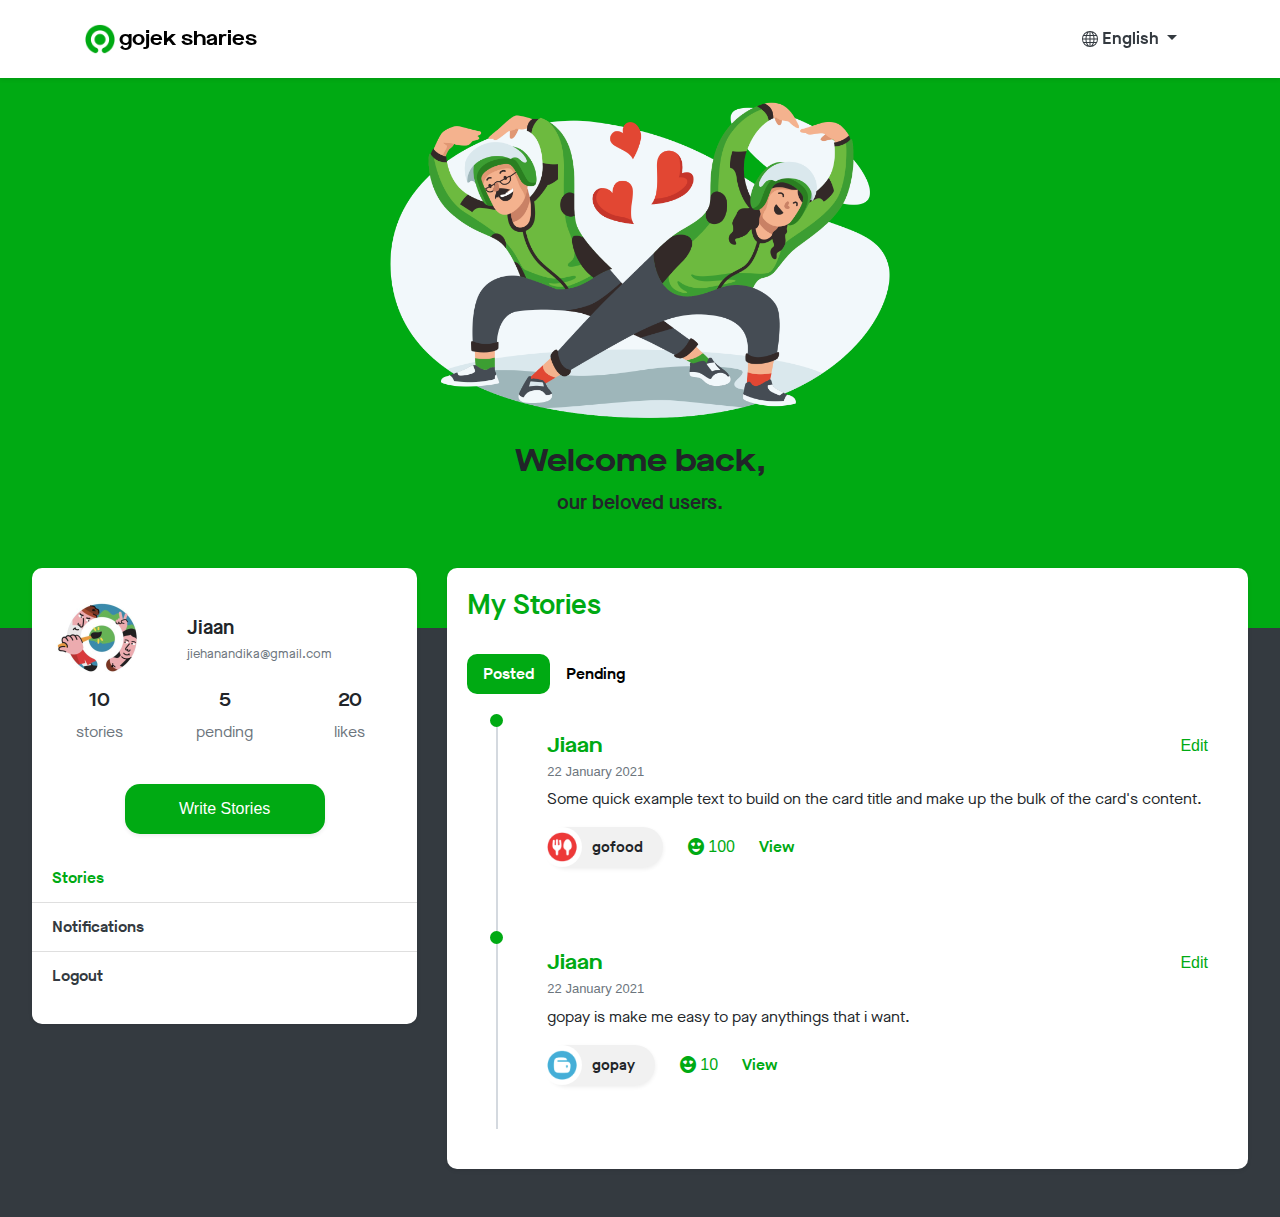
<file: dashboard.html>
<!DOCTYPE html>
<html lang="en">
  <head>
    <!-- Required meta tags -->
    <meta charset="utf-8" />
    <meta
      name="viewport"
      content="width=device-width, initial-scale=1, shrink-to-fit=no"
    />
    <meta name="theme-color" content="#00aa13" />
    <!-- Bootstrap CSS -->
    <link
      rel="stylesheet"
      href="https://cdn.jsdelivr.net/npm/bootstrap@4.5.3/dist/css/bootstrap.min.css"
    />
    <link rel="stylesheet" href="css/bootstrap-icons.css" />
    <link rel="stylesheet" href="css/custom.css" />
    <link rel="stylesheet" href="css/timeline.css" />
    <link rel="shortcut icon" href="img/icon32.png" type="image/x-icon" />
    <title>Gojek - Sharies</title>
  </head>
  <body class="bg-dark">
    <nav
      class="navbar navbar-expand-lg bg-white fixed-top shadow-sm"
      style="z-index: 999"
    >
      <div class="container">
        <a class="navbar-brand maison-bold" href="index.html" style="color: black">
          <img
            src="img/icon.png"
            width="30"
            height="30"
            class="d-inline-block align-top"
            alt=""
            loading="lazy"
          />
          gojek sharies
        </a>

        <button
          class="navbar-toggler color1"
          type="button"
          data-toggle="collapse"
          data-target="#navbarToggler"
          aria-controls="navbarTogglerDemo02"
          aria-expanded="false"
          aria-label="Toggle navigation"
        >
          <i class="bi bi-chevron-down"></i>
        </button>

        <div class="collapse navbar-collapse" id="navbarToggler">
          <ul
            class="navbar-nav ml-auto maison-regular"
            style="font-size: 17px; padding: 10px"
          >
            <li class="nav-item dropdown">
              <a
                class="nav-link dropdown-toggle text-dark"
                href="#"
                id="navbarDropdown"
                data-toggle="dropdown"
                aria-haspopup="true"
                aria-expanded="false"
              >
                <svg
                  xmlns="http://www.w3.org/2000/svg"
                  width="16"
                  height="16"
                  fill="currentColor"
                  class="bi bi-globe"
                  style="margin-top: -2px"
                  viewBox="0 0 16 16"
                >
                  <path
                    d="M0 8a8 8 0 1 1 16 0A8 8 0 0 1 0 8zm7.5-6.923c-.67.204-1.335.82-1.887 1.855A7.97 7.97 0 0 0 5.145 4H7.5V1.077zM4.09 4a9.267 9.267 0 0 1 .64-1.539 6.7 6.7 0 0 1 .597-.933A7.025 7.025 0 0 0 2.255 4H4.09zm-.582 3.5c.03-.877.138-1.718.312-2.5H1.674a6.958 6.958 0 0 0-.656 2.5h2.49zM4.847 5a12.5 12.5 0 0 0-.338 2.5H7.5V5H4.847zM8.5 5v2.5h2.99a12.495 12.495 0 0 0-.337-2.5H8.5zM4.51 8.5a12.5 12.5 0 0 0 .337 2.5H7.5V8.5H4.51zm3.99 0V11h2.653c.187-.765.306-1.608.338-2.5H8.5zM5.145 12c.138.386.295.744.468 1.068.552 1.035 1.218 1.65 1.887 1.855V12H5.145zm.182 2.472a6.696 6.696 0 0 1-.597-.933A9.268 9.268 0 0 1 4.09 12H2.255a7.024 7.024 0 0 0 3.072 2.472zM3.82 11a13.652 13.652 0 0 1-.312-2.5h-2.49c.062.89.291 1.733.656 2.5H3.82zm6.853 3.472A7.024 7.024 0 0 0 13.745 12H11.91a9.27 9.27 0 0 1-.64 1.539 6.688 6.688 0 0 1-.597.933zM8.5 12v2.923c.67-.204 1.335-.82 1.887-1.855.173-.324.33-.682.468-1.068H8.5zm3.68-1h2.146c.365-.767.594-1.61.656-2.5h-2.49a13.65 13.65 0 0 1-.312 2.5zm2.802-3.5a6.959 6.959 0 0 0-.656-2.5H12.18c.174.782.282 1.623.312 2.5h2.49zM11.27 2.461c.247.464.462.98.64 1.539h1.835a7.024 7.024 0 0 0-3.072-2.472c.218.284.418.598.597.933zM10.855 4a7.966 7.966 0 0 0-.468-1.068C9.835 1.897 9.17 1.282 8.5 1.077V4h2.355z"
                  />
                </svg>
                English
              </a>
              <div class="dropdown-menu" aria-labelledby="navbarDropdown">
                <a class="dropdown-item" href="#">English
                  <svg
                    xmlns="http://www.w3.org/2000/svg"
                    width="16"
                    height="16"
                    fill="currentColor"
                    class="bi bi-check-circle-fill color1"
                    style="margin-top: -2px"
                    viewBox="0 0 16 16"
                  >
                    <path
                      d="M16 8A8 8 0 1 1 0 8a8 8 0 0 1 16 0zm-3.97-3.03a.75.75 0 0 0-1.08.022L7.477 9.417 5.384 7.323a.75.75 0 0 0-1.06 1.06L6.97 11.03a.75.75 0 0 0 1.079-.02l3.992-4.99a.75.75 0 0 0-.01-1.05z"
                    />
                  </svg>
                </a>
                <div class="dropdown-divider"></div>
                 <a class="dropdown-item" href="#"
                  >Bahasa Indonesia
                </a>
              </div>
            </li>
          </ul>
        </div>
      </div>
    </nav>

    
    <div class="bg-color1 bgcover" style="height: 550px; margin-top: 78px">
        <center>
            <img class="mt-4 bgimages" width="500" src="img/illust2.png" alt="">
            <h2 class="mt-4 maison-bold">Welcome back,</h2>
            <p style="font-size: 20px;" class="maison-regular">our beloved users.</p>
        </center>
   </div>

   <div class="conts" style="margin-top: -60px;">
     <div class="row">
       <div class="col-12 col-lg-4">
         <div class="card shadow-sm" style="border: none; border-radius: 10px">
          <div class="card-body">
            <div class="row">
              <div class="col-4">
                <img src="img/user.jpg" width="100" alt="">
              </div>
              <div class="col-8">
                <h5 class="card-title maison-regular" style="margin-top: 28px; margin-left: 10px">Jiaan</h5>
                <h6 class="card-subtitle mb-2 text-muted maison-light" style="margin-left: 10px; font-size: 13px;">jiehanandika@gmail.com</h6>
              </div>
            </div>
            <center>

              <div class="row">
                <div class="col">
                  <h5 class="maison-regular">10</h5>
                  <p class="maison-light text-muted">stories</p>
                </div>
                <div class="col">
                  <h5 class="maison-regular">5</h5>
                  <p class="maison-light text-muted">pending</p>
                </div>
                <div class="col">
                  <h5 class="maison-regular">20</h5>
                  <p class="maison-light text-muted">likes</p>
                </div>
              </div>
               <a
          class="mt-4 text-white btn bg-color1 shadow-sm"
          style="padding: 12px; border-radius: 15px; width: 200px; height: 50px"
          href="write.html"
          >Write Stories</a
        >
            </center>
            </div>

            <ul class="list-group list-group-flush" style="border: none;">
              <li class="list-group-item">
                <a href="#" class="maison-regular color1">Stories</a>
              </li>
              <li class="list-group-item">
                <a href="notifications.html" class="maison-regular text-dark">Notifications</a>
              </li>
              <li class="list-group-item">
                <a href="#" class="maison-regular text-dark">Logout</a>
              </li>
          </ul>
          <br>
        </div>
       </div>
       <div class="col-12 col-lg-8 sections">
          <div class="card shadow-sm" style="border: none; height: 100%; border-radius: 10px">
            <div class="card-body">
              <h3 class="maison-regular color1">My Stories</h3>
              <br>
              <ul class="nav nav-pills" id="myTab" role="tablist">
              <li class="nav-item" role="presentation">
                <a class="nav-link active maison-regular" id="home-tab" data-toggle="tab" href="#home" role="tab" aria-controls="home" aria-selected="true">Posted</a>
              </li>
              <li class="nav-item" role="presentation">
                <a class="nav-link maison-regular" id="profile-tab" data-toggle="tab" href="#profile" role="tab" aria-controls="profile" aria-selected="false">Pending</a>
              </li>
            </ul>
            <div class="tab-content" id="myTabContent">
              <div class="tab-pane fade show active" id="home" role="tabpanel" aria-labelledby="home-tab">
                
                <ul class="timeline">
                  <li>
                    <div class="card" style="border: none; border-radius: 15px">
                      <div class="card-body">
                        <a href="" class="float-right color1">Edit</a>
                        <h5 class="card-title maison-bold color1">Jiaan</h5>
                        <h6 class="card-subtitle mb-2 text-muted" style="font-size: 13px">
                          22 January 2021
                        </h6>
                        <p class="card-text maison-light">
                          Some quick example text to build on the card title and make up
                          the bulk of the card's content.
                        </p>
                        <div class="chip shadow-sm">
                          <img src="img/chip-gofood.png" alt="Person" width="50" height="50">
                          gofood
                      </div>
                        <a href="#" style="margin-left: 20px;" class="card-link color1"
                          ><i class="bi bi-emoji-heart-eyes-fill"></i> 100</a
                        >
                        <a href="#" class="card-link maison-regular color1">View</a>
                      </div>
                    </div>
                    <br />
                </li>
                  <li>
                    <div class="card" style="border: none; border-radius: 15px">
                      <div class="card-body">
                        <a href="" class="float-right color1">Edit</a>
                        <h5 class="card-title maison-bold color1">Jiaan</h5>
                        <h6 class="card-subtitle mb-2 text-muted" style="font-size: 13px">
                          22 January 2021
                        </h6>
                        <p class="card-text maison-light">
                          gopay is make me easy to pay anythings that i want.
                        </p>
                        <div class="chip shadow-sm">
                          <img src="img/chip-gopay.png" alt="Person" width="50" height="50">
                          gopay
                      </div>
                        <a href="#" style="margin-left: 20px;" class="card-link color1"
                          ><i class="bi bi-emoji-heart-eyes-fill"></i> 10</a
                        >
                        <a href="#" class="card-link maison-regular color1">View</a>
                      </div>
                    </div>
                    <br />
                </li>
                </ul>
              </div>
              <div class="tab-pane fade" id="profile" role="tabpanel" aria-labelledby="profile-tab">
                  <ul class="timeline">
                  <li>
                    <div class="card" style="border: none; border-radius: 15px">
                      <div class="card-body">
                        <h5 class="card-title maison-bold color1">Jiaan</h5>
                        <h6 class="card-subtitle mb-2 text-muted" style="font-size: 13px">
                          20 January 2021
                        </h6>
                        <p class="card-text maison-light">
                          Some quick example text
                        </p>
                        <div class="chip shadow-sm">
                          <img src="img/chip-gofood.png" alt="Person" width="50" height="50">
                          gofood
                      </div>
                        <a href="#" style="margin-left: 20px;" class="card-link color1"
                          >Edit</a
                        >
                        <a href="#" class="card-link maison-regular color1">Delete</a>
                      </div>
                    </div>
                    <br />
                </li>
                  <li>
                    <div class="card" style="border: none; border-radius: 15px">
                      <div class="card-body">
                        <h5 class="card-title maison-bold color1">Jiaan</h5>
                        <h6 class="card-subtitle mb-2 text-muted" style="font-size: 13px">
                          18 January 2021
                        </h6>
                        <p class="card-text maison-light">
                          gopay is make me easy to pay anythings that i want.
                        </p>
                        <div class="chip shadow-sm">
                          <img src="img/chip-gopay.png" alt="Person" width="50" height="50">
                          gopay
                      </div>
                        <a href="#" style="margin-left: 20px;" class="card-link color1"
                          >Edit</a
                        >
                        <a href="#" class="card-link maison-regular color1">Delete</a>
                      </div>
                    </div>
                    <br />
                </li>
                </ul>
              </div>
            </div>
            </div>
          </div>
       </div>
     </div>
   </div>

    <br />
    <br />

    <!-- Option 1: jQuery and Bootstrap Bundle (includes Popper) -->
    <script src="https://code.jquery.com/jquery-3.5.1.min.js"></script>
    <script src="https://cdn.jsdelivr.net/npm/bootstrap@4.5.3/dist/js/bootstrap.bundle.min.js"></script>
  </body>
</html>
</file>
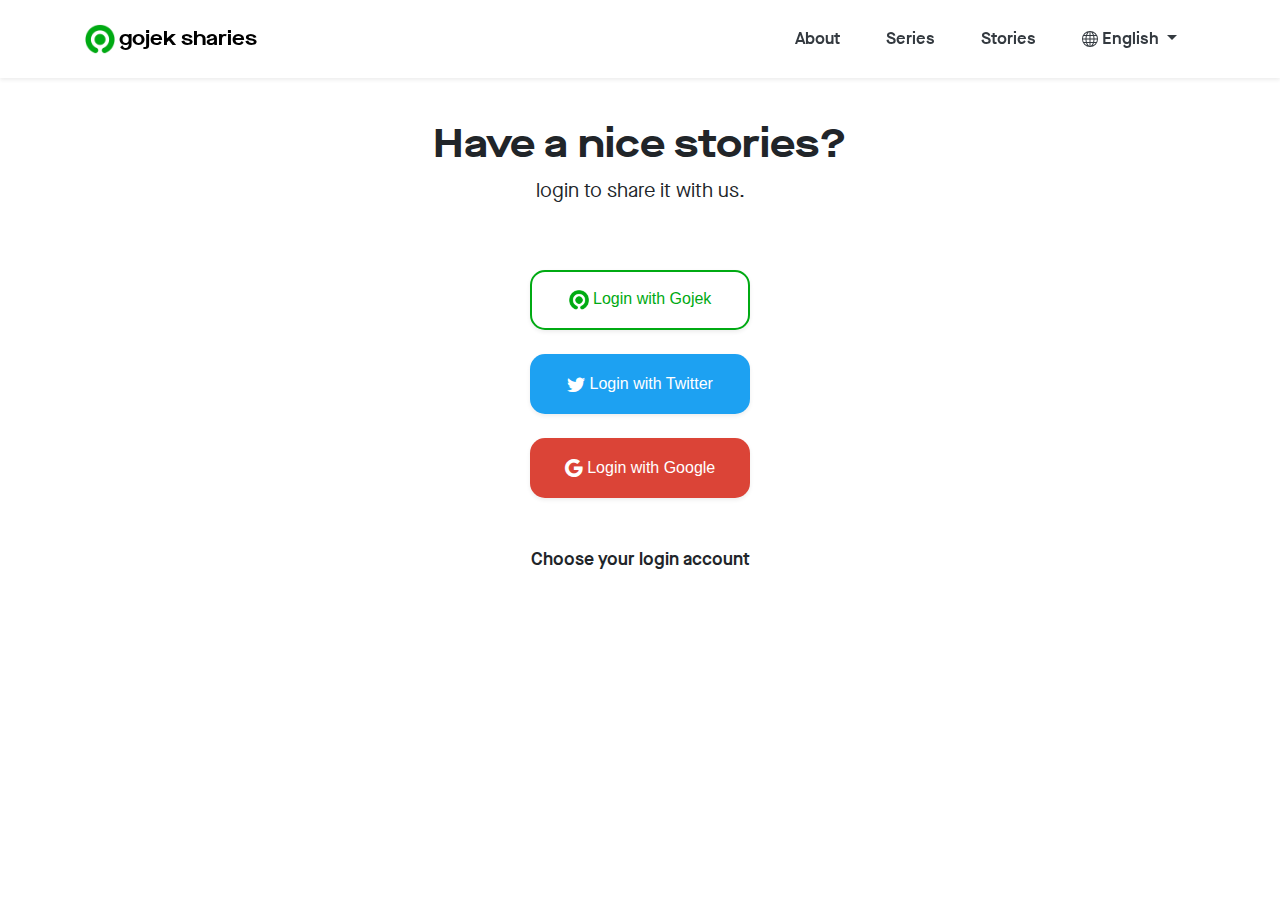
<file: login.html>
<!DOCTYPE html>
<html lang="en">
  <head>
    <!-- Required meta tags -->
    <meta charset="utf-8" />
    <meta
      name="viewport"
      content="width=device-width, initial-scale=1, shrink-to-fit=no"
    />
    <meta name="theme-color" content="#00aa13" />
    <!-- Bootstrap CSS -->
    <link
      rel="stylesheet"
      href="https://cdn.jsdelivr.net/npm/bootstrap@4.5.3/dist/css/bootstrap.min.css"
    />
    <link rel="stylesheet" href="css/bootstrap-icons.css" />
    <link rel="stylesheet" href="css/custom.css" />
    <link rel="stylesheet" href="css/timeline.css" />
    <link rel="shortcut icon" href="img/icon32.png" type="image/x-icon" />
    <title>Gojek - Sharies</title>
  </head>
  <body>
    <nav
      class="navbar navbar-expand-lg bg-white fixed-top shadow-sm"
      style="z-index: 999"
    >
      <div class="container">
        <a class="navbar-brand maison-bold" href="index.html" style="color: black">
          <img
            src="img/icon.png"
            width="30"
            height="30"
            class="d-inline-block align-top"
            alt=""
            loading="lazy"
          />
          gojek sharies
        </a>

        <button
          class="navbar-toggler color1"
          type="button"
          data-toggle="collapse"
          data-target="#navbarToggler"
          aria-controls="navbarTogglerDemo02"
          aria-expanded="false"
          aria-label="Toggle navigation"
        >
          <i class="bi bi-chevron-down"></i>
        </button>

        <div class="collapse navbar-collapse" id="navbarToggler">
          <ul
            class="navbar-nav ml-auto maison-regular"
            style="font-size: 17px; padding: 10px"
          >
            <li class="nav-item active" style="margin-right: 30px">
              <a class="nav-link text-dark" href="index.html#about">About</a>
            </li>
            <li class="nav-item" style="margin-right: 30px">
              <a class="nav-link text-dark" href="index.html#series">Series</a>
            </li>
            <li class="nav-item" style="margin-right: 30px">
              <a class="nav-link text-dark" href="index.html#stories">Stories</a>
            </li>
            <li class="nav-item dropdown">
              <a
                class="nav-link dropdown-toggle text-dark"
                href="#"
                id="navbarDropdown"
                data-toggle="dropdown"
                aria-haspopup="true"
                aria-expanded="false"
              >
                <svg
                  xmlns="http://www.w3.org/2000/svg"
                  width="16"
                  height="16"
                  fill="currentColor"
                  class="bi bi-globe"
                  style="margin-top: -2px"
                  viewBox="0 0 16 16"
                >
                  <path
                    d="M0 8a8 8 0 1 1 16 0A8 8 0 0 1 0 8zm7.5-6.923c-.67.204-1.335.82-1.887 1.855A7.97 7.97 0 0 0 5.145 4H7.5V1.077zM4.09 4a9.267 9.267 0 0 1 .64-1.539 6.7 6.7 0 0 1 .597-.933A7.025 7.025 0 0 0 2.255 4H4.09zm-.582 3.5c.03-.877.138-1.718.312-2.5H1.674a6.958 6.958 0 0 0-.656 2.5h2.49zM4.847 5a12.5 12.5 0 0 0-.338 2.5H7.5V5H4.847zM8.5 5v2.5h2.99a12.495 12.495 0 0 0-.337-2.5H8.5zM4.51 8.5a12.5 12.5 0 0 0 .337 2.5H7.5V8.5H4.51zm3.99 0V11h2.653c.187-.765.306-1.608.338-2.5H8.5zM5.145 12c.138.386.295.744.468 1.068.552 1.035 1.218 1.65 1.887 1.855V12H5.145zm.182 2.472a6.696 6.696 0 0 1-.597-.933A9.268 9.268 0 0 1 4.09 12H2.255a7.024 7.024 0 0 0 3.072 2.472zM3.82 11a13.652 13.652 0 0 1-.312-2.5h-2.49c.062.89.291 1.733.656 2.5H3.82zm6.853 3.472A7.024 7.024 0 0 0 13.745 12H11.91a9.27 9.27 0 0 1-.64 1.539 6.688 6.688 0 0 1-.597.933zM8.5 12v2.923c.67-.204 1.335-.82 1.887-1.855.173-.324.33-.682.468-1.068H8.5zm3.68-1h2.146c.365-.767.594-1.61.656-2.5h-2.49a13.65 13.65 0 0 1-.312 2.5zm2.802-3.5a6.959 6.959 0 0 0-.656-2.5H12.18c.174.782.282 1.623.312 2.5h2.49zM11.27 2.461c.247.464.462.98.64 1.539h1.835a7.024 7.024 0 0 0-3.072-2.472c.218.284.418.598.597.933zM10.855 4a7.966 7.966 0 0 0-.468-1.068C9.835 1.897 9.17 1.282 8.5 1.077V4h2.355z"
                  />
                </svg>
                English
              </a>
              <div class="dropdown-menu" aria-labelledby="navbarDropdown">
                <a class="dropdown-item" href="#">English
                  <svg
                    xmlns="http://www.w3.org/2000/svg"
                    width="16"
                    height="16"
                    fill="currentColor"
                    class="bi bi-check-circle-fill color1"
                    style="margin-top: -2px"
                    viewBox="0 0 16 16"
                  >
                    <path
                      d="M16 8A8 8 0 1 1 0 8a8 8 0 0 1 16 0zm-3.97-3.03a.75.75 0 0 0-1.08.022L7.477 9.417 5.384 7.323a.75.75 0 0 0-1.06 1.06L6.97 11.03a.75.75 0 0 0 1.079-.02l3.992-4.99a.75.75 0 0 0-.01-1.05z"
                    />
                  </svg>
                </a>
                <div class="dropdown-divider"></div>
                 <a class="dropdown-item" href="#"
                  >Bahasa Indonesia
                </a>
              </div>
            </li>
          </ul>
        </div>
      </div>
    </nav>

   <div class="container" style="margin-top: 120px">
    <center>
        <h1 class="maison-bold">Have a nice stories?</h1>
        <p style="font-size: 20px" class="maison-light">login to share it with us.</p>

         <a
          class="mt-5 btn bg-white color1 shadow-sm"
          style="border: 2px solid #00aa13; padding: 15px; border-radius: 15px; width: 220px; height: 60px"
          href="login.html"
          >
          <img src="img/icon32.png" width="20" alt="" srcset="">
          Login with Gojek</a
        >
        <br>
         <a
          class="mt-4 btn text-white shadow-sm"
          style="background-color: #1DA1F2; padding: 15px; border-radius: 15px; width: 220px; height: 60px"
          href="login.html"
          >
         <i class="bi bi-twitter" style="font-size: 18px;"></i>
          Login with Twitter</a
        >
        <br>
         <a
          class="mt-4 btn text-white shadow-sm"
          style="background-color: #DB4437; padding: 15px; border-radius: 15px; width: 220px; height: 60px"
          href="login.html"
          >
         <i class="bi bi-google" style="font-size: 18px;"></i>
          Login with Google</a
        >
        <br>
        <p class="mt-5 maison-regular" style="font-size: 18px">Choose your login account</p>
    </center>
   </div>

    <br />
    <br />

    <!-- Option 1: jQuery and Bootstrap Bundle (includes Popper) -->
    <script src="https://code.jquery.com/jquery-3.5.1.min.js"></script>
    <script src="https://cdn.jsdelivr.net/npm/bootstrap@4.5.3/dist/js/bootstrap.bundle.min.js"></script>
  </body>
</html>
</file>
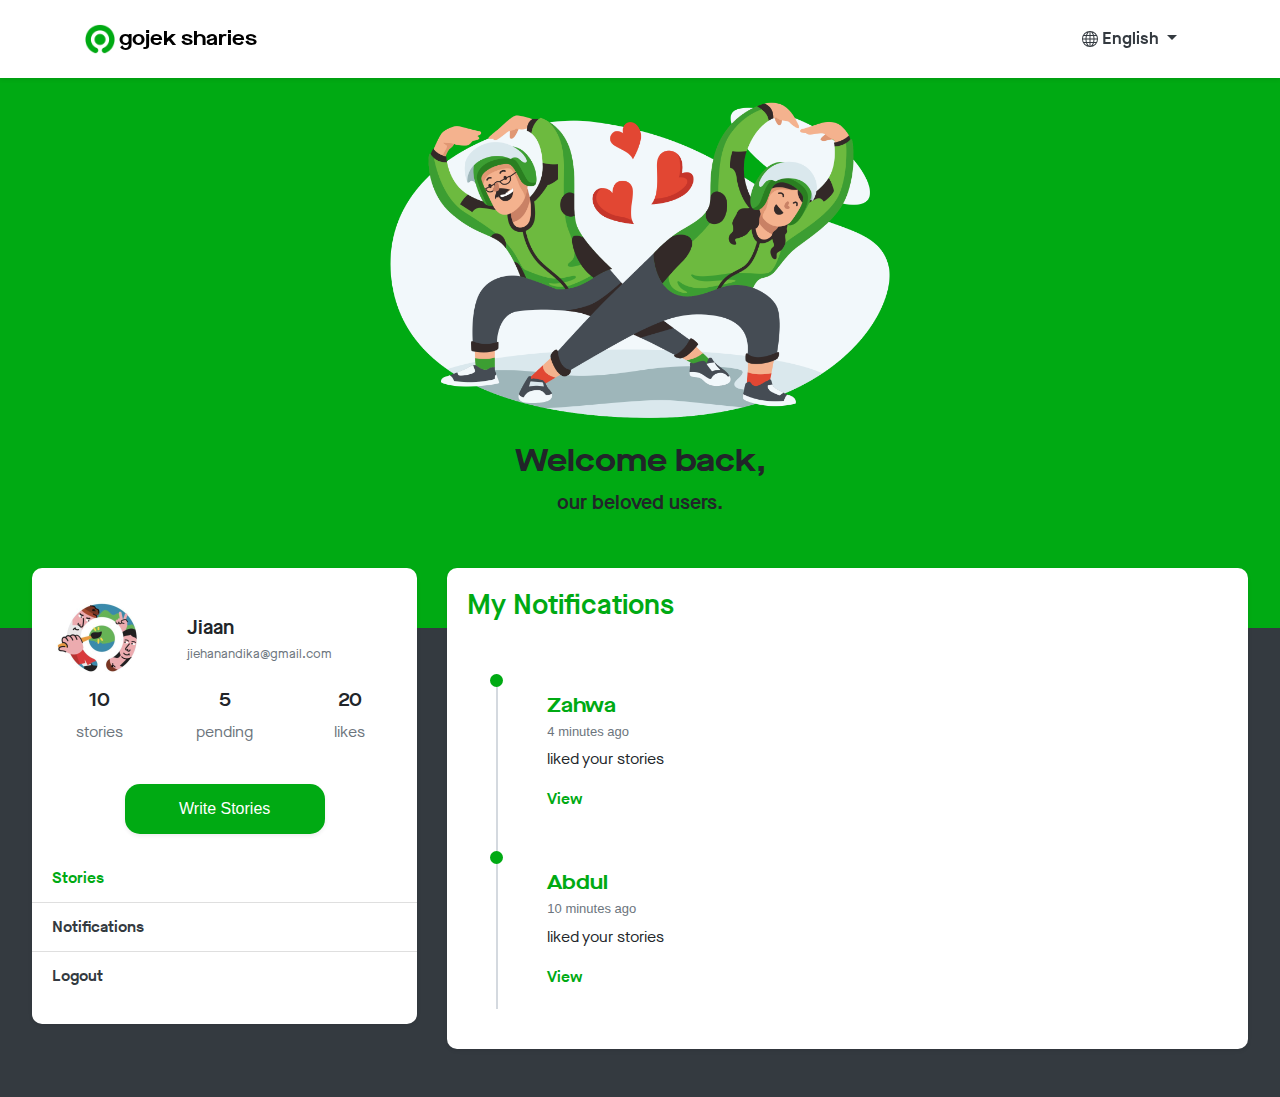
<file: notifications.html>
<!DOCTYPE html>
<html lang="en">
  <head>
    <!-- Required meta tags -->
    <meta charset="utf-8" />
    <meta
      name="viewport"
      content="width=device-width, initial-scale=1, shrink-to-fit=no"
    />
    <meta name="theme-color" content="#00aa13" />
    <!-- Bootstrap CSS -->
    <link
      rel="stylesheet"
      href="https://cdn.jsdelivr.net/npm/bootstrap@4.5.3/dist/css/bootstrap.min.css"
    />
    <link rel="stylesheet" href="css/bootstrap-icons.css" />
    <link rel="stylesheet" href="css/custom.css" />
    <link rel="stylesheet" href="css/timeline.css" />
    <link rel="shortcut icon" href="img/icon32.png" type="image/x-icon" />
    <title>Gojek - Sharies</title>
  </head>
  <body class="bg-dark">
    <nav
      class="navbar navbar-expand-lg bg-white fixed-top shadow-sm"
      style="z-index: 999"
    >
      <div class="container">
        <a class="navbar-brand maison-bold" href="index.html" style="color: black">
          <img
            src="img/icon.png"
            width="30"
            height="30"
            class="d-inline-block align-top"
            alt=""
            loading="lazy"
          />
          gojek sharies
        </a>

        <button
          class="navbar-toggler color1"
          type="button"
          data-toggle="collapse"
          data-target="#navbarToggler"
          aria-controls="navbarTogglerDemo02"
          aria-expanded="false"
          aria-label="Toggle navigation"
        >
          <i class="bi bi-chevron-down"></i>
        </button>

        <div class="collapse navbar-collapse" id="navbarToggler">
          <ul
            class="navbar-nav ml-auto maison-regular"
            style="font-size: 17px; padding: 10px"
          >
            <li class="nav-item dropdown">
              <a
                class="nav-link dropdown-toggle text-dark"
                href="#"
                id="navbarDropdown"
                data-toggle="dropdown"
                aria-haspopup="true"
                aria-expanded="false"
              >
                <svg
                  xmlns="http://www.w3.org/2000/svg"
                  width="16"
                  height="16"
                  fill="currentColor"
                  class="bi bi-globe"
                  style="margin-top: -2px"
                  viewBox="0 0 16 16"
                >
                  <path
                    d="M0 8a8 8 0 1 1 16 0A8 8 0 0 1 0 8zm7.5-6.923c-.67.204-1.335.82-1.887 1.855A7.97 7.97 0 0 0 5.145 4H7.5V1.077zM4.09 4a9.267 9.267 0 0 1 .64-1.539 6.7 6.7 0 0 1 .597-.933A7.025 7.025 0 0 0 2.255 4H4.09zm-.582 3.5c.03-.877.138-1.718.312-2.5H1.674a6.958 6.958 0 0 0-.656 2.5h2.49zM4.847 5a12.5 12.5 0 0 0-.338 2.5H7.5V5H4.847zM8.5 5v2.5h2.99a12.495 12.495 0 0 0-.337-2.5H8.5zM4.51 8.5a12.5 12.5 0 0 0 .337 2.5H7.5V8.5H4.51zm3.99 0V11h2.653c.187-.765.306-1.608.338-2.5H8.5zM5.145 12c.138.386.295.744.468 1.068.552 1.035 1.218 1.65 1.887 1.855V12H5.145zm.182 2.472a6.696 6.696 0 0 1-.597-.933A9.268 9.268 0 0 1 4.09 12H2.255a7.024 7.024 0 0 0 3.072 2.472zM3.82 11a13.652 13.652 0 0 1-.312-2.5h-2.49c.062.89.291 1.733.656 2.5H3.82zm6.853 3.472A7.024 7.024 0 0 0 13.745 12H11.91a9.27 9.27 0 0 1-.64 1.539 6.688 6.688 0 0 1-.597.933zM8.5 12v2.923c.67-.204 1.335-.82 1.887-1.855.173-.324.33-.682.468-1.068H8.5zm3.68-1h2.146c.365-.767.594-1.61.656-2.5h-2.49a13.65 13.65 0 0 1-.312 2.5zm2.802-3.5a6.959 6.959 0 0 0-.656-2.5H12.18c.174.782.282 1.623.312 2.5h2.49zM11.27 2.461c.247.464.462.98.64 1.539h1.835a7.024 7.024 0 0 0-3.072-2.472c.218.284.418.598.597.933zM10.855 4a7.966 7.966 0 0 0-.468-1.068C9.835 1.897 9.17 1.282 8.5 1.077V4h2.355z"
                  />
                </svg>
                English
              </a>
              <div class="dropdown-menu" aria-labelledby="navbarDropdown">
                <a class="dropdown-item" href="#">English
                  <svg
                    xmlns="http://www.w3.org/2000/svg"
                    width="16"
                    height="16"
                    fill="currentColor"
                    class="bi bi-check-circle-fill color1"
                    style="margin-top: -2px"
                    viewBox="0 0 16 16"
                  >
                    <path
                      d="M16 8A8 8 0 1 1 0 8a8 8 0 0 1 16 0zm-3.97-3.03a.75.75 0 0 0-1.08.022L7.477 9.417 5.384 7.323a.75.75 0 0 0-1.06 1.06L6.97 11.03a.75.75 0 0 0 1.079-.02l3.992-4.99a.75.75 0 0 0-.01-1.05z"
                    />
                  </svg>
                </a>
                <div class="dropdown-divider"></div>
                 <a class="dropdown-item" href="#"
                  >Bahasa Indonesia
                </a>
              </div>
            </li>
          </ul>
        </div>
      </div>
    </nav>

    
    <div class="bg-color1 bgcover" style="height: 550px; margin-top: 78px">
        <center>
            <img class="mt-4 bgimages" width="500" src="img/illust2.png" alt="">
            <h2 class="mt-4 maison-bold">Welcome back,</h2>
            <p style="font-size: 20px;" class="maison-regular">our beloved users.</p>
        </center>
   </div>

   <div class="conts" style="margin-top: -60px;">
     <div class="row">
       <div class="col-12 col-lg-4">
         <div class="card shadow-sm" style="border: none; border-radius: 10px">
          <div class="card-body">
            <div class="row">
              <div class="col-4">
                <img src="img/user.jpg" width="100" alt="">
              </div>
              <div class="col-8">
                <h5 class="card-title maison-regular" style="margin-top: 28px; margin-left: 10px">Jiaan</h5>
                <h6 class="card-subtitle mb-2 text-muted maison-light" style="margin-left: 10px; font-size: 13px;">jiehanandika@gmail.com</h6>
              </div>
            </div>
            <center>

              <div class="row">
                <div class="col">
                  <h5 class="maison-regular">10</h5>
                  <p class="maison-light text-muted">stories</p>
                </div>
                <div class="col">
                  <h5 class="maison-regular">5</h5>
                  <p class="maison-light text-muted">pending</p>
                </div>
                <div class="col">
                  <h5 class="maison-regular">20</h5>
                  <p class="maison-light text-muted">likes</p>
                </div>
              </div>
               <a
          class="mt-4 text-white btn bg-color1 shadow-sm"
          style="padding: 12px; border-radius: 15px; width: 200px; height: 50px"
          href="write.html"
          >Write Stories</a
        >
            </center>
            </div>

            <ul class="list-group list-group-flush" style="border: none;">
              <li class="list-group-item">
                <a href="dashboard.html" class="maison-regular color1">Stories</a>
              </li>
              <li class="list-group-item">
                <a href="notifications.html" class="maison-regular text-dark">Notifications</a>
              </li>
              <li class="list-group-item">
                <a href="#" class="maison-regular text-dark">Logout</a>
              </li>
          </ul>
          <br>
        </div>
       </div>
       <div class="col-12 col-lg-8 sections">
          <div class="card shadow-sm" style="border: none; height: 100%; border-radius: 10px">
            <div class="card-body">
              <h3 class="maison-regular color1">My Notifications</h3>
              <br>
             <ul class="timeline">
                  <li>
                    <div class="card" style="border: none; border-radius: 15px">
                      <div class="card-body">
                        <h5 class="card-title maison-bold color1">Zahwa</h5>
                        <h6 class="card-subtitle mb-2 text-muted" style="font-size: 13px">
                          4 minutes ago
                        </h6>
                        <p class="card-text maison-light">
                          liked your stories
                        </p>
                        <a href="#" class="card-link maison-regular color1">View</a>
                      </div>
                    </div>
                </li>
                  <li>
                    <div class="card" style="border: none; border-radius: 15px">
                      <div class="card-body">
                        <h5 class="card-title maison-bold color1">Abdul</h5>
                        <h6 class="card-subtitle mb-2 text-muted" style="font-size: 13px">
                          10 minutes ago
                        </h6>
                        <p class="card-text maison-light">
                          liked your stories
                        </p>
                        <a href="#" class="card-link maison-regular color1">View</a>
                      </div>
                    </div>
                </li>

            </div>
          </div>
       </div>
     </div>
   </div>

    <br />
    <br />

    <!-- Option 1: jQuery and Bootstrap Bundle (includes Popper) -->
    <script src="https://code.jquery.com/jquery-3.5.1.min.js"></script>
    <script src="https://cdn.jsdelivr.net/npm/bootstrap@4.5.3/dist/js/bootstrap.bundle.min.js"></script>
  </body>
</html>
</file>
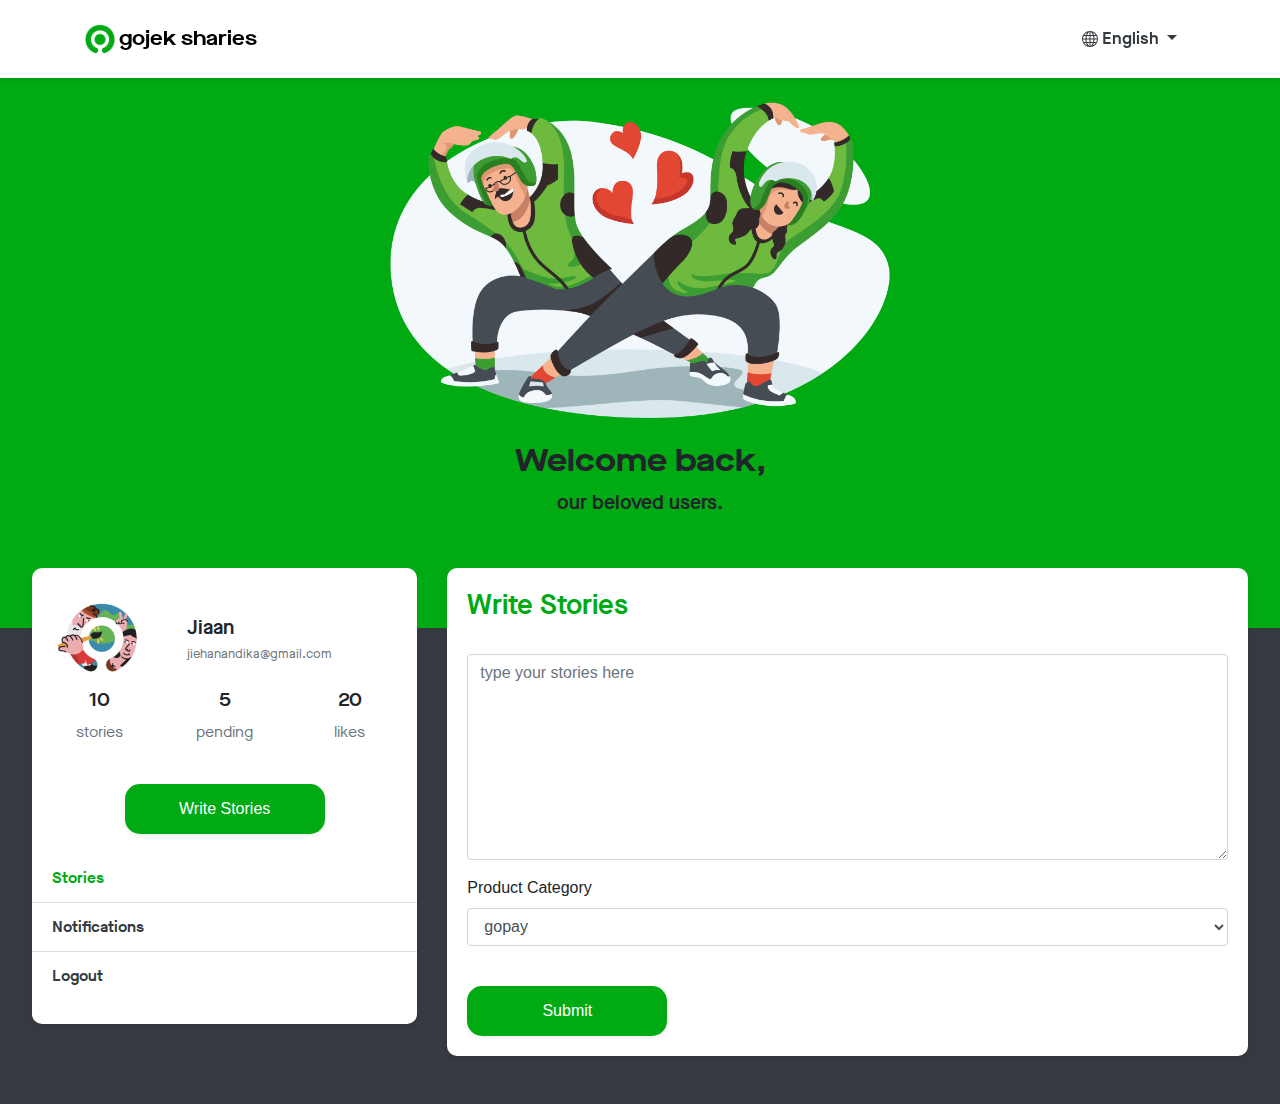
<file: write.html>
<!DOCTYPE html>
<html lang="en">
  <head>
    <!-- Required meta tags -->
    <meta charset="utf-8" />
    <meta
      name="viewport"
      content="width=device-width, initial-scale=1, shrink-to-fit=no"
    />
    <meta name="theme-color" content="#00aa13" />
    <!-- Bootstrap CSS -->
    <link
      rel="stylesheet"
      href="https://cdn.jsdelivr.net/npm/bootstrap@4.5.3/dist/css/bootstrap.min.css"
    />
    <link rel="stylesheet" href="css/bootstrap-icons.css" />
    <link rel="stylesheet" href="css/custom.css" />
    <link rel="stylesheet" href="css/timeline.css" />
    <link rel="shortcut icon" href="img/icon32.png" type="image/x-icon" />
    <title>Gojek - Sharies</title>
  </head>
  <body class="bg-dark">
    <nav
      class="navbar navbar-expand-lg bg-white fixed-top shadow-sm"
      style="z-index: 999"
    >
      <div class="container">
        <a class="navbar-brand maison-bold" href="index.html" style="color: black">
          <img
            src="img/icon.png"
            width="30"
            height="30"
            class="d-inline-block align-top"
            alt=""
            loading="lazy"
          />
          gojek sharies
        </a>

        <button
          class="navbar-toggler color1"
          type="button"
          data-toggle="collapse"
          data-target="#navbarToggler"
          aria-controls="navbarTogglerDemo02"
          aria-expanded="false"
          aria-label="Toggle navigation"
        >
          <i class="bi bi-chevron-down"></i>
        </button>

        <div class="collapse navbar-collapse" id="navbarToggler">
          <ul
            class="navbar-nav ml-auto maison-regular"
            style="font-size: 17px; padding: 10px"
          >
            <li class="nav-item dropdown">
              <a
                class="nav-link dropdown-toggle text-dark"
                href="#"
                id="navbarDropdown"
                data-toggle="dropdown"
                aria-haspopup="true"
                aria-expanded="false"
              >
                <svg
                  xmlns="http://www.w3.org/2000/svg"
                  width="16"
                  height="16"
                  fill="currentColor"
                  class="bi bi-globe"
                  style="margin-top: -2px"
                  viewBox="0 0 16 16"
                >
                  <path
                    d="M0 8a8 8 0 1 1 16 0A8 8 0 0 1 0 8zm7.5-6.923c-.67.204-1.335.82-1.887 1.855A7.97 7.97 0 0 0 5.145 4H7.5V1.077zM4.09 4a9.267 9.267 0 0 1 .64-1.539 6.7 6.7 0 0 1 .597-.933A7.025 7.025 0 0 0 2.255 4H4.09zm-.582 3.5c.03-.877.138-1.718.312-2.5H1.674a6.958 6.958 0 0 0-.656 2.5h2.49zM4.847 5a12.5 12.5 0 0 0-.338 2.5H7.5V5H4.847zM8.5 5v2.5h2.99a12.495 12.495 0 0 0-.337-2.5H8.5zM4.51 8.5a12.5 12.5 0 0 0 .337 2.5H7.5V8.5H4.51zm3.99 0V11h2.653c.187-.765.306-1.608.338-2.5H8.5zM5.145 12c.138.386.295.744.468 1.068.552 1.035 1.218 1.65 1.887 1.855V12H5.145zm.182 2.472a6.696 6.696 0 0 1-.597-.933A9.268 9.268 0 0 1 4.09 12H2.255a7.024 7.024 0 0 0 3.072 2.472zM3.82 11a13.652 13.652 0 0 1-.312-2.5h-2.49c.062.89.291 1.733.656 2.5H3.82zm6.853 3.472A7.024 7.024 0 0 0 13.745 12H11.91a9.27 9.27 0 0 1-.64 1.539 6.688 6.688 0 0 1-.597.933zM8.5 12v2.923c.67-.204 1.335-.82 1.887-1.855.173-.324.33-.682.468-1.068H8.5zm3.68-1h2.146c.365-.767.594-1.61.656-2.5h-2.49a13.65 13.65 0 0 1-.312 2.5zm2.802-3.5a6.959 6.959 0 0 0-.656-2.5H12.18c.174.782.282 1.623.312 2.5h2.49zM11.27 2.461c.247.464.462.98.64 1.539h1.835a7.024 7.024 0 0 0-3.072-2.472c.218.284.418.598.597.933zM10.855 4a7.966 7.966 0 0 0-.468-1.068C9.835 1.897 9.17 1.282 8.5 1.077V4h2.355z"
                  />
                </svg>
                English
              </a>
              <div class="dropdown-menu" aria-labelledby="navbarDropdown">
                <a class="dropdown-item" href="#">English
                  <svg
                    xmlns="http://www.w3.org/2000/svg"
                    width="16"
                    height="16"
                    fill="currentColor"
                    class="bi bi-check-circle-fill color1"
                    style="margin-top: -2px"
                    viewBox="0 0 16 16"
                  >
                    <path
                      d="M16 8A8 8 0 1 1 0 8a8 8 0 0 1 16 0zm-3.97-3.03a.75.75 0 0 0-1.08.022L7.477 9.417 5.384 7.323a.75.75 0 0 0-1.06 1.06L6.97 11.03a.75.75 0 0 0 1.079-.02l3.992-4.99a.75.75 0 0 0-.01-1.05z"
                    />
                  </svg>
                </a>
                <div class="dropdown-divider"></div>
                 <a class="dropdown-item" href="#"
                  >Bahasa Indonesia
                </a>
              </div>
            </li>
          </ul>
        </div>
      </div>
    </nav>

    
    <div class="bg-color1 bgcover" style="height: 550px; margin-top: 78px">
        <center>
            <img class="mt-4 bgimages" width="500" src="img/illust2.png" alt="">
            <h2 class="mt-4 maison-bold">Welcome back,</h2>
            <p style="font-size: 20px;" class="maison-regular">our beloved users.</p>
        </center>
   </div>

   <div class="conts" style="margin-top: -60px;">
     <div class="row">
       <div class="col-12 col-lg-4">
         <div class="card shadow-sm" style="border: none; border-radius: 10px">
          <div class="card-body">
            <div class="row">
              <div class="col-4">
                <img src="img/user.jpg" width="100" alt="">
              </div>
              <div class="col-8">
                <h5 class="card-title maison-regular" style="margin-top: 28px; margin-left: 10px">Jiaan</h5>
                <h6 class="card-subtitle mb-2 text-muted maison-light" style="margin-left: 10px; font-size: 13px;">jiehanandika@gmail.com</h6>
              </div>
            </div>
            <center>

              <div class="row">
                <div class="col">
                  <h5 class="maison-regular">10</h5>
                  <p class="maison-light text-muted">stories</p>
                </div>
                <div class="col">
                  <h5 class="maison-regular">5</h5>
                  <p class="maison-light text-muted">pending</p>
                </div>
                <div class="col">
                  <h5 class="maison-regular">20</h5>
                  <p class="maison-light text-muted">likes</p>
                </div>
              </div>
               <a
          class="mt-4 text-white btn bg-color1 shadow-sm"
          style="padding: 12px; border-radius: 15px; width: 200px; height: 50px"
          href="#"
          >Write Stories</a
        >
            </center>
            </div>

            <ul class="list-group list-group-flush" style="border: none;">
              <li class="list-group-item">
                <a href="dashboard.html" class="maison-regular color1">Stories</a>
              </li>
              <li class="list-group-item">
                <a href="notifications.html" class="maison-regular text-dark">Notifications</a>
              </li>
              <li class="list-group-item">
                <a href="#" class="maison-regular text-dark">Logout</a>
              </li>
          </ul>
          <br>
        </div>
       </div>
       <div class="col-12 col-lg-8 sections">
          <div class="card shadow-sm" style="border: none; height: 100%; border-radius: 10px">
            <div class="card-body">
              <h3 class="maison-regular color1">Write Stories</h3>
              <br>
              <form>
                <div class="mb-3">
                    <textarea class="form-control" id="validationTextarea" placeholder="type your stories here" rows="8" required></textarea>
                </div>
<div class="form-group">
    <label for="exampleFormControlSelect1">Product Category</label>
    <select class="form-control" id="exampleFormControlSelect1">
      <option>gopay</option>
      <option>gotix</option>
      <option>gopulsa</option>
      <option>goride</option>
      <option>gocar</option>
    </select>
  </div>
                   <a
          class="mt-4 text-white btn bg-color1 shadow-sm"
          style="padding: 12px; border-radius: 15px; width: 200px; height: 50px"
          href="#"
          >Submit</a
        >
              </form>

            </div>
          </div>
       </div>
     </div>
   </div>

    <br />
    <br />

    <!-- Option 1: jQuery and Bootstrap Bundle (includes Popper) -->
    <script src="https://code.jquery.com/jquery-3.5.1.min.js"></script>
    <script src="https://cdn.jsdelivr.net/npm/bootstrap@4.5.3/dist/js/bootstrap.bundle.min.js"></script>
  </body>
</html>
</file>
<file: css/custom.css>
@import url("https://fonts.googleapis.com/css2?family=Nunito:wght@300;400;600&display=swap");
/*Maison Neue*/
@font-face {
  font-family: "Maison Neue";
  src: url(fonts/book.woff);
  font-weight: 400;
}

@font-face {
  font-family: "Maison Neue";
  src: url(fonts/demi.woff);
  font-weight: 600;
}

@font-face {
  font-family: "Maison Neue";
  src: url(fonts/bold.woff);
  font-weight: 700;
}

html {
  scroll-behavior: smooth;
}

.nunito-light {
  font-family: "Nunito", sans-serif;
  font-weight: 300;
}

.nunito-regular {
  font-family: "Nunito", sans-serif;
  font-weight: 400;
}

.nunito-bold {
  font-family: "Nunito", sans-serif;
  font-weight: 600;
}

.maison-light {
  font-family: "Maison Neue";
  font-weight: 400;
}

.maison-regular {
  font-family: "Maison Neue";
  font-weight: 600;
}

.maison-bold {
  font-family: "Maison Neue";
  font-weight: 700;
}

.color1 {
  color: #00aa13 !important;
}

.bg-color1 {
  background-color: #00aa13;
}

.bg-blur {
  background-color: #adb5bd26;
  backdrop-filter: blur(20px) saturate(160%) contrast(45%) brightness(140%);
  -webkit-backdrop-filter: blur(20px) saturate(160%) contrast(45%)
    brightness(140%);
}

.chip {
  display: inline-block;
  padding: 0 20px;
  height: 40px;
  line-height: 40px;
  border-radius: 25px;
  background-color: #f1f1f1;
  font-size: 15px;
  font-family: "Maison Neue";
  font-weight: 600;
}

.chip img {
  float: left;
  margin: 0 10px 0 -25px;
  height: 40px;
  width: 40px;
  border-radius: 50%;
}

.nav-tabs .nav-item.show .nav-link,
.nav-tabs .nav-link.active {
  color: #00aa13 !important;
}

.nav-link {
  color: black;
}

.nav-pills .nav-link.active,
.nav-pills .show > .nav-link {
  color: #fff;
  background-color: #00aa13;
  border-radius: 10px;
}

.conts {
  margin: 0 auto;
  max-width: 1280px;
  width: 95%;
}

/* .list-group-flush>.list-group-item {
  border-width: inherit;
} */
@media only screen and (max-width: 600px) {
  .sections {
    margin-top: 30px;
  }

  .bgcover {
    margin-top: 56px !important;
  }

  .bgimages {
    width: 100%;
  }

  .conts {
    margin-top: -130px !important;
  }

  .view-desk {
    display: none;
  }

  .view-mob {
    display: block !important;
  }
}

@media only screen and (min-width: 768px) and (max-width: 1023px) {
  .sections {
    margin-top: 30px;
  }

  .bgcover {
    margin-top: 56px !important;
  }

  .bgimages {
    width: 100%;
  }
}

@media only screen and (width: 1024px) {
}

@media only screen and (min-width: 2560px) {
}
</file>
<file: css/timeline.css>
ul.timeline {
  list-style-type: none;
  position: relative;
}
ul.timeline:before {
  content: " ";
  background: #d4d9df;
  display: inline-block;
  position: absolute;
  left: 29px;
  width: 2px;
  height: 100%;
  z-index: 400;
}
ul.timeline > li {
  margin: 20px 0;
  padding-left: 20px;
}
ul.timeline > li:before {
  content: " ";
  background: #00aa13;
  display: inline-block;
  position: absolute;
  border-radius: 50%;
  left: 23px;
  width: 13px;
  height: 13px;
  z-index: 400;
}
</file>
